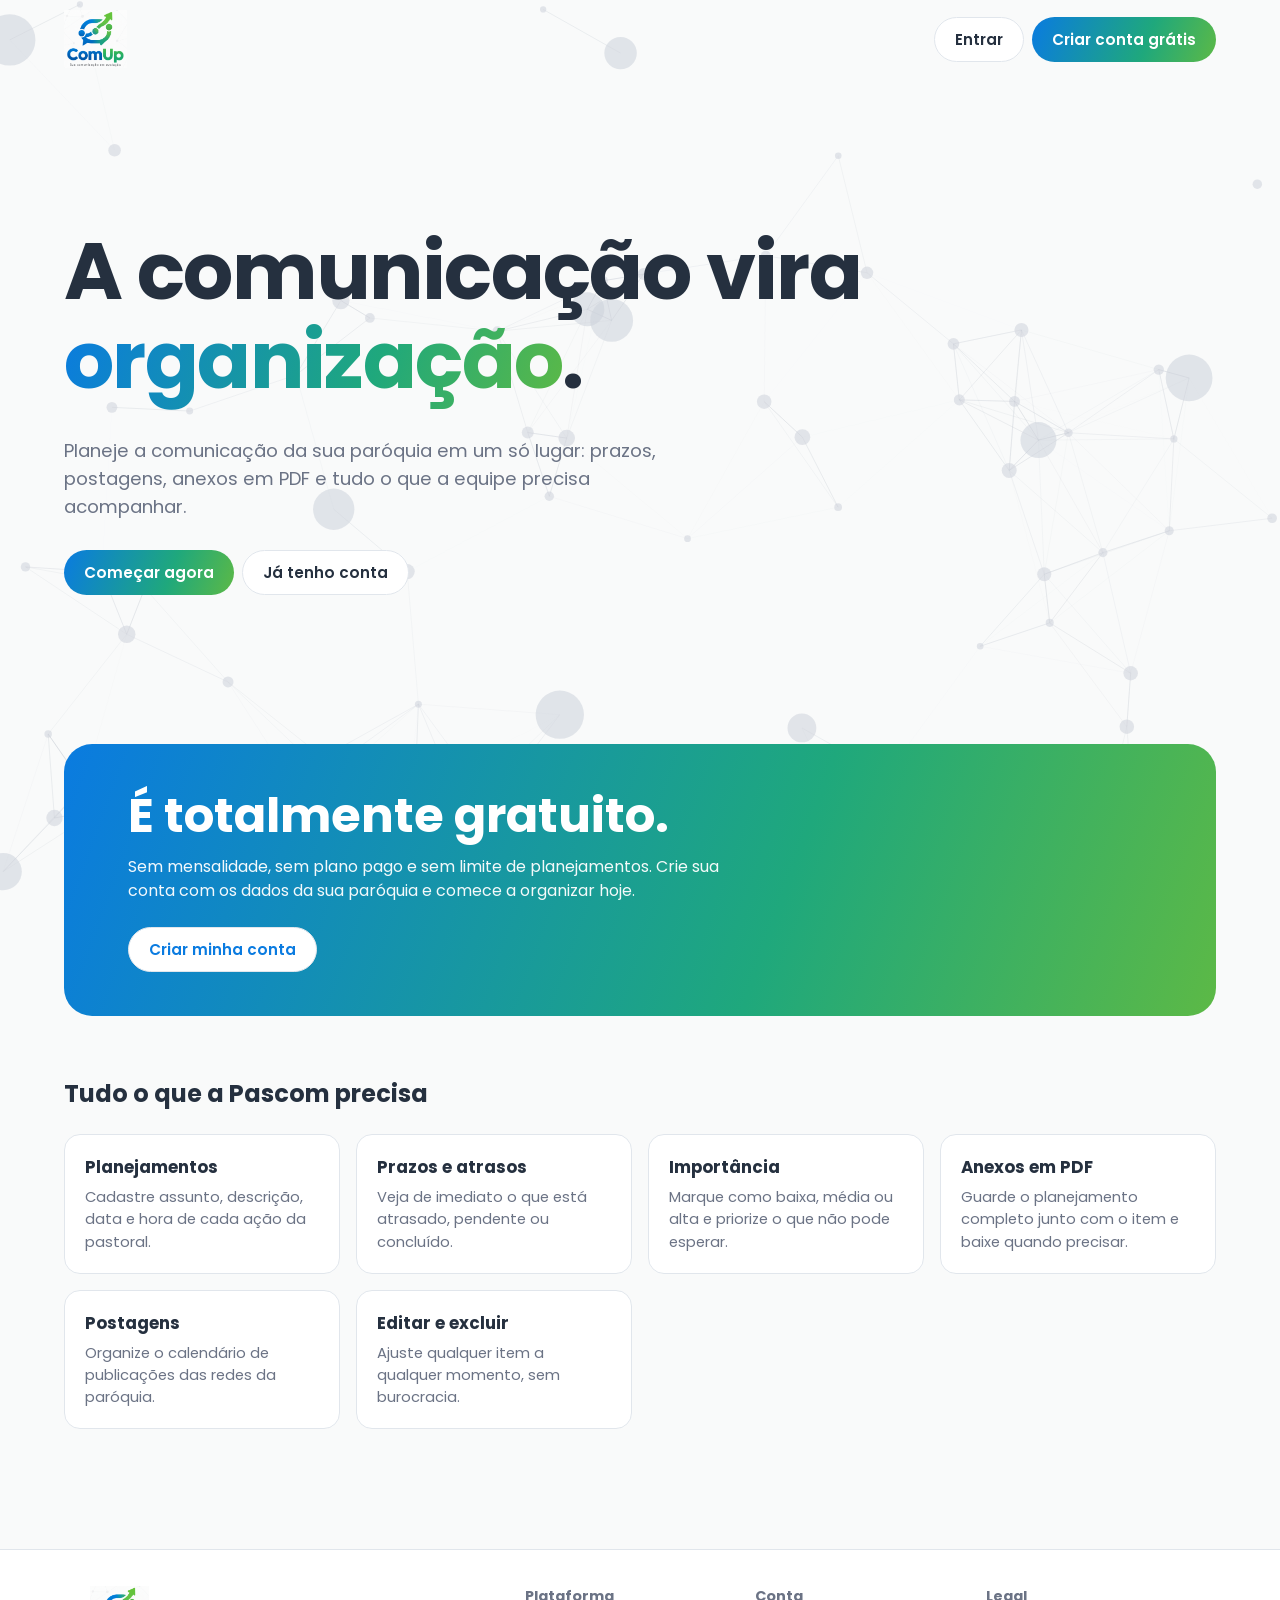
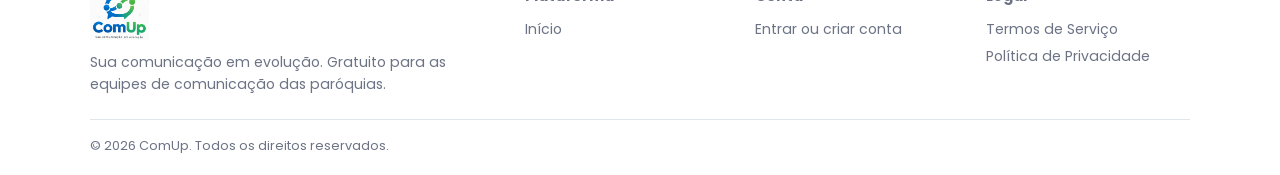
<file: comup-projeto/public/index.html>
<!doctype html>
<html lang="pt-BR"><head><meta charset="utf-8"><meta name="viewport" content="width=device-width,initial-scale=1">
<title>ComUp - Sua comunicação em evolução</title>
<link rel="icon" href="logo.png">
<link href="https://fonts.googleapis.com/css2?family=Poppins:wght@400;500;600;700&display=swap" rel="stylesheet">
<link rel="stylesheet" href="style.css"></head><body>
<canvas id="bg"></canvas>

<div id="land">
<nav><img src="logo.png" alt="ComUp">
<div class="acts"><button class="btn" onclick="auth('login')">Entrar</button><button class="btn pri" onclick="auth('reg')">Criar conta grátis</button></div></nav>
<main>
<section class="hero">
<h1>A comunicação vira<br><span class="w" id="w">organização</span>.</h1>
<p class="sub">Planeje a comunicação da sua paróquia em um só lugar: prazos, postagens, anexos em PDF e tudo o que a equipe precisa acompanhar.</p>
<div class="acts"><button class="btn pri" onclick="auth('reg')">Começar agora</button><button class="btn" onclick="auth('login')">Já tenho conta</button></div>
</section>
<section class="free">
<h2>É totalmente gratuito.</h2>
<p>Sem mensalidade, sem plano pago e sem limite de planejamentos. Crie sua conta com os dados da sua paróquia e comece a organizar hoje.</p>
<button class="btn" onclick="auth('reg')">Criar minha conta</button>
</section>
<section class="sec"><h2>Tudo o que a Pascom precisa</h2>
<div class="grid">
<div class="card"><h3>Planejamentos</h3><p>Cadastre assunto, descrição, data e hora de cada ação da pastoral.</p></div>
<div class="card"><h3>Prazos e atrasos</h3><p>Veja de imediato o que está atrasado, pendente ou concluído.</p></div>
<div class="card"><h3>Importância</h3><p>Marque como baixa, média ou alta e priorize o que não pode esperar.</p></div>
<div class="card"><h3>Anexos em PDF</h3><p>Guarde o planejamento completo junto com o item e baixe quando precisar.</p></div>
<div class="card"><h3>Postagens</h3><p>Organize o calendário de publicações das redes da paróquia.</p></div>
<div class="card"><h3>Editar e excluir</h3><p>Ajuste qualquer item a qualquer momento, sem burocracia.</p></div>
</div></section>
</main>
<footer><img src="logo.png" alt="ComUp" style="height:46px;mix-blend-mode:multiply;display:block;margin-bottom:8px"><a href="termos.html">Termos de Serviço</a><a href="privacidade.html">Política de Privacidade</a></footer>
</div>

<div class="ov" id="ov"><form class="md" id="md"></form></div>

<script src="common.js"></script><script>/* palavras */
const W=['organização','conexão','inovação','experiência','estratégia','resultado','evolução','possibilidades','simplicidade','transformação'];let wi=0;
setInterval(()=>{const w=$('w');w.classList.add('out');setTimeout(()=>{wi=(wi+1)%W.length;w.textContent=W[wi];w.classList.remove('out')},450)},2600);

function auth(t){const tabs=`<img src="logo.png" alt="ComUp" class="ml"><div class="tabs"><button type="button" class="btn ${t==='reg'?'on':''}" onclick="auth('reg')">Criar conta</button><button type="button" class="btn ${t==='login'?'on':''}" onclick="auth('login')">Entrar</button></div>`;
if(t==='reg')modal('Crie sua conta gratuita',[...CAD,['email','E-mail','email'],['senha','Senha','password'],['conf','Confirmar senha','password']],{},async o=>{
if(o.senha!==o.conf)throw Error('As senhas não coincidem');if(!$('ac').checked)throw Error('Para continuar, aceite os termos de serviço e a política de privacidade');enter(await api('auth/register','POST',o))},
{head:tabs,btn:'Criar conta',extra:`<label class="ck"><input type="checkbox" id="ac">Li e aceito os <a href="termos.html" target="_blank">Termos de Serviço</a> e a <a href="privacidade.html" target="_blank">Política de Privacidade</a> do ComUp.</label>`});
else modal('Entre na sua conta',[['email','E-mail','email'],['senha','Senha','password']],{},async o=>enter(await api('auth/login','POST',o)),{head:tabs,btn:'Entrar'})}
function enter(r){localStorage.tk=r.token;location.href='painel.html'}
if(tk)document.querySelector('#land nav .acts').innerHTML='<a class="btn pri" href="painel.html">Ir para o painel</a>';
</script></body></html>
</file>
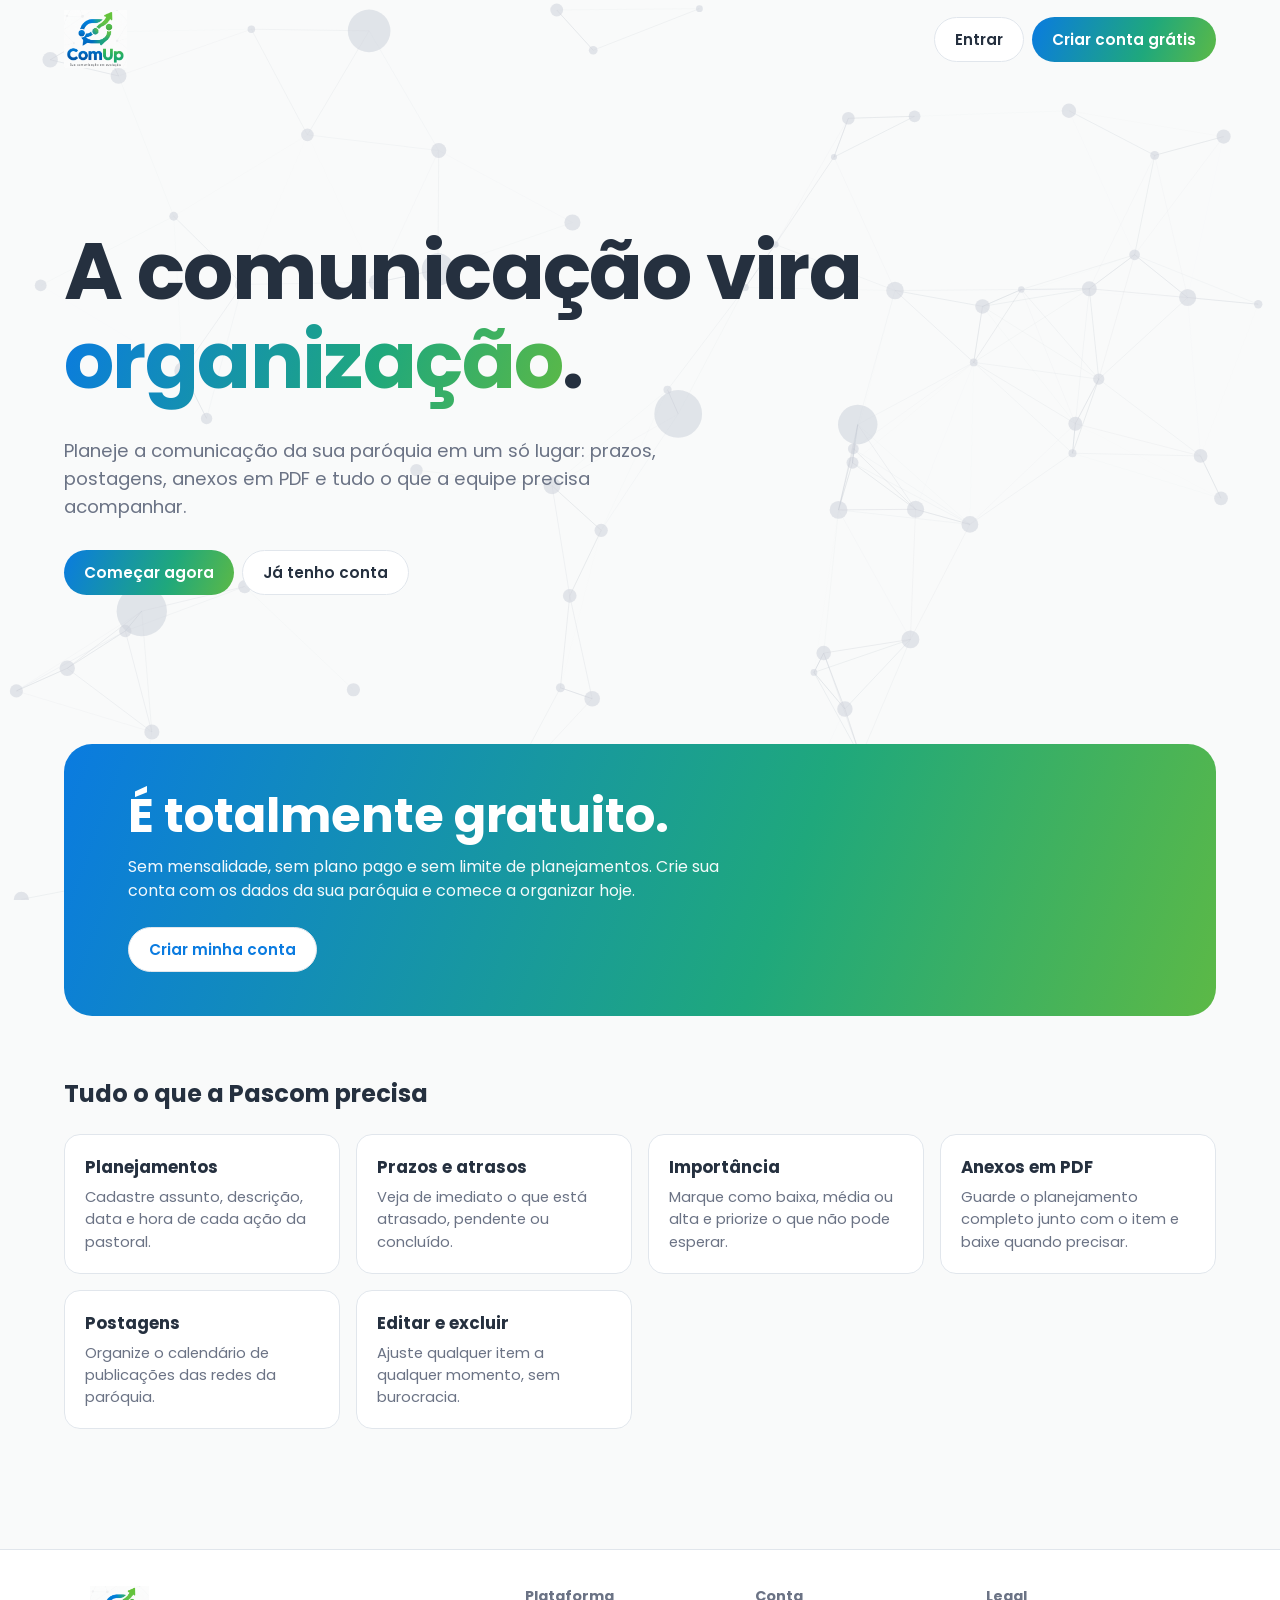
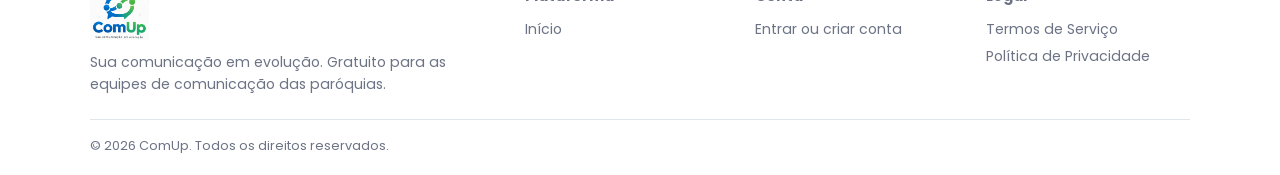
<file: comup-projeto/public/calendario.html>
<!doctype html><html lang="pt-BR"><head><meta charset="utf-8"><meta name="viewport" content="width=device-width,initial-scale=1"><title>Calendário - ComUp</title><link rel="icon" href="logo.png"><link rel="apple-touch-icon" href="logo.png"><link href="https://fonts.googleapis.com/css2?family=Poppins:wght@400;500;600;700&display=swap" rel="stylesheet"><link rel="stylesheet" href="style.css"></head><body><main class="wrap"><h2 class="hi">Calendário</h2><p class="mut">Clique em um dia para criar um item nessa data, ou em um item para editar.</p>
<div class="cn"><button class="btn" onclick="mv(-1)">Mês anterior</button><h3 id="mes"></h3><button class="btn" onclick="mv(1)">Próximo mês</button><button class="btn" onclick="cur=new Date(new Date().getFullYear(),new Date().getMonth(),1);draw()">Hoje</button></div><div class="cg" id="cal"></div></main><script src="common.js"></script><script>
var cur=new Date(new Date().getFullYear(),new Date().getMonth(),1);
(async()=>{if(await shell('calendario'))load()})();
async function load(){P=await api('plans');draw()}
const mv=n=>{cur=new Date(cur.getFullYear(),cur.getMonth()+n,1);draw()};
function draw(){const y=cur.getFullYear(),m=cur.getMonth(),fi=cur.getDay(),n=new Date(y,m+1,0).getDate(),hoje=new Date().toDateString(),z=v=>String(v).padStart(2,'0');
$('mes').textContent=cur.toLocaleDateString('pt-BR',{month:'long',year:'numeric'});
let h=['Dom','Seg','Ter','Qua','Qui','Sex','Sáb'].map(d=>`<div class="dw">${d}</div>`).join('')+'<div class="dc off"></div>'.repeat(fi);
for(let d=1;d<=n;d++){const t=new Date(y,m,d).toDateString(),L=P.filter(p=>p.data_hora&&new Date(p.data_hora).toDateString()===t);
h+=`<div class="dc ${t===hoje?'hj':''}" onclick="form(null,'${y}-${z(m+1)}-${z(d)}T09:00')"><b>${d}</b>${L.slice(0,3).map(p=>`<span class="ch ${p.importancia} ${p.status==='concluido'?'ok':late(p)?'at':''}" onclick="event.stopPropagation();edit(${p.id})">${esc(p.titulo)}</span>`).join('')}${L.length>3?`<small>+${L.length-3} itens</small>`:''}</div>`}
$('cal').innerHTML=h}</script></body></html>
</file>
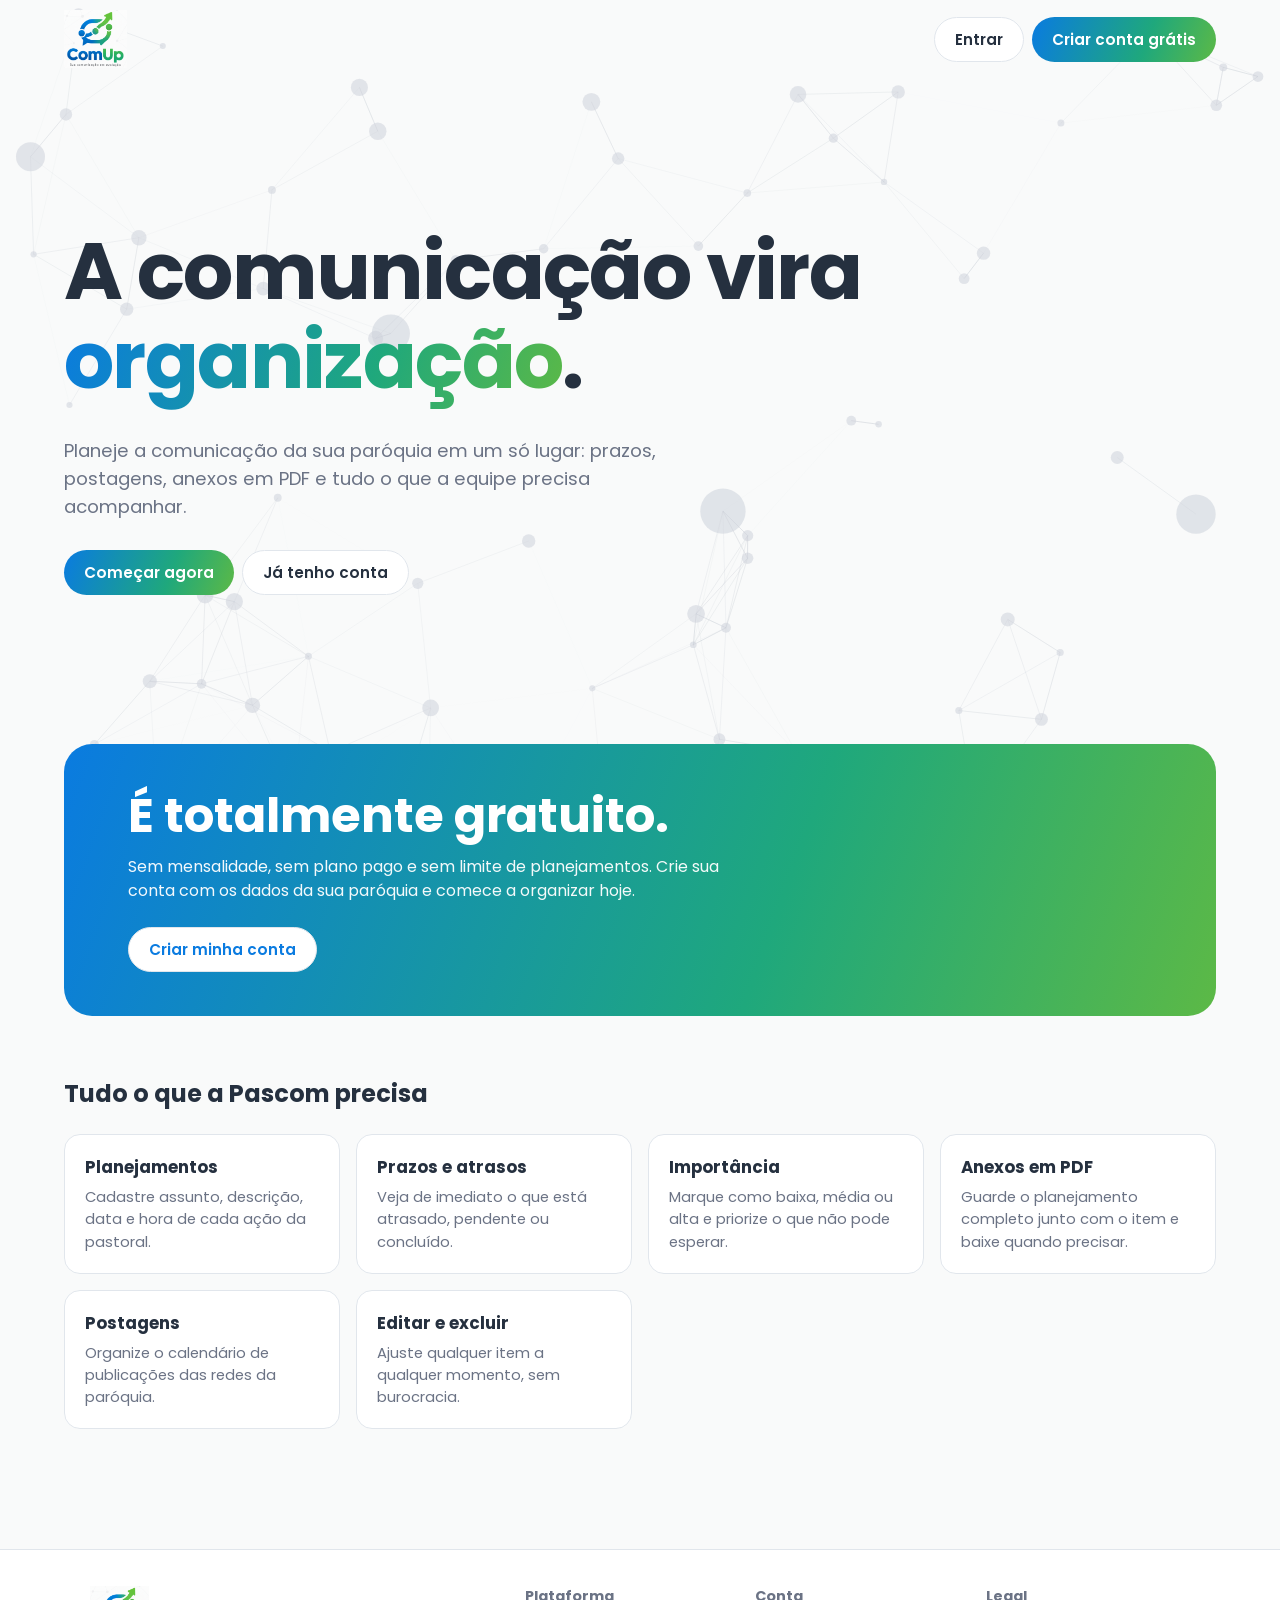
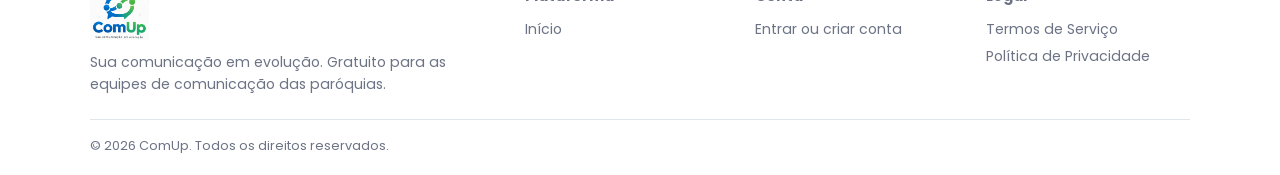
<file: comup-projeto/public/conta.html>
<!doctype html><html lang="pt-BR"><head><meta charset="utf-8"><meta name="viewport" content="width=device-width,initial-scale=1"><title>Minha conta - ComUp</title><link rel="icon" href="logo.png"><link rel="apple-touch-icon" href="logo.png"><link href="https://fonts.googleapis.com/css2?family=Poppins:wght@400;500;600;700&display=swap" rel="stylesheet"><link rel="stylesheet" href="style.css"></head><body><main class="wrap"><h2 class="hi">Minha conta</h2><p class="mut">Gerencie seus dados, sua paróquia e sua senha.</p><div class="two" id="ct"></div></main><script src="common.js"></script><script>
const kv=(l,v)=>`<div class="kv"><span>${l}</span>${esc(v)}</div>`;
const edita=(t,ks)=>modal(t,CAD.filter(f=>ks.includes(f[0])),me,async o=>{me=(await api('me','PUT',{...me,...o})).user;closeM();render()});
function render(){$('ct').innerHTML=`<div class="card"><h3>Paróquia</h3>${kv('Paróquia',me.paroquia)}${kv('Diocese',me.diocese)}${kv('Cargo',me.cargo)}<button class="btn pri" onclick="edita('Mudar de paróquia',['paroquia','diocese','cargo'])">Mudar de paróquia</button></div>
<div class="card"><h3>Dados pessoais</h3>${kv('Nome completo',me.nome)}${kv('Telefone',me.telefone)}${kv('E-mail',me.email)}<button class="btn" onclick="edita('Editar dados pessoais',['nome','telefone'])">Editar dados</button></div>
<div class="card"><h3>Segurança</h3><p>Troque sua senha ou encerre a sessão neste aparelho.</p><div class="acts" style="margin-top:14px"><button class="btn" onclick="senha()">Alterar senha</button><button class="btn" onclick="sair()">Sair da conta</button></div></div>
<div class="card"><h3>Seus dados</h3><p>Baixe todos os seus planejamentos e postagens em uma planilha (CSV).</p><div class="acts" style="margin-top:14px"><button class="btn" onclick="exp()">Exportar meus itens</button></div></div>
<div class="card"><h3>Excluir conta</h3><p>Apaga sua conta e todos os seus dados, de forma definitiva.</p><div class="acts" style="margin-top:14px"><button class="btn" onclick="exc()">Excluir minha conta</button></div></div>`}
async function exp(){P=await api('plans');csv(P,'comup-meus-itens')}
const exc=()=>modal('Excluir conta',[['senha','Digite sua senha para confirmar','password']],{},async o=>{await api('me/excluir','POST',o);localStorage.removeItem('tk');location.href='index.html'},{btn:'Excluir definitivamente',extra:'<p class="mut" style="margin-top:10px">Seus planejamentos, postagens e PDFs serão apagados e não poderão ser recuperados.</p>'});
(async()=>{if(await shell('conta'))render()})();</script></body></html>
</file>
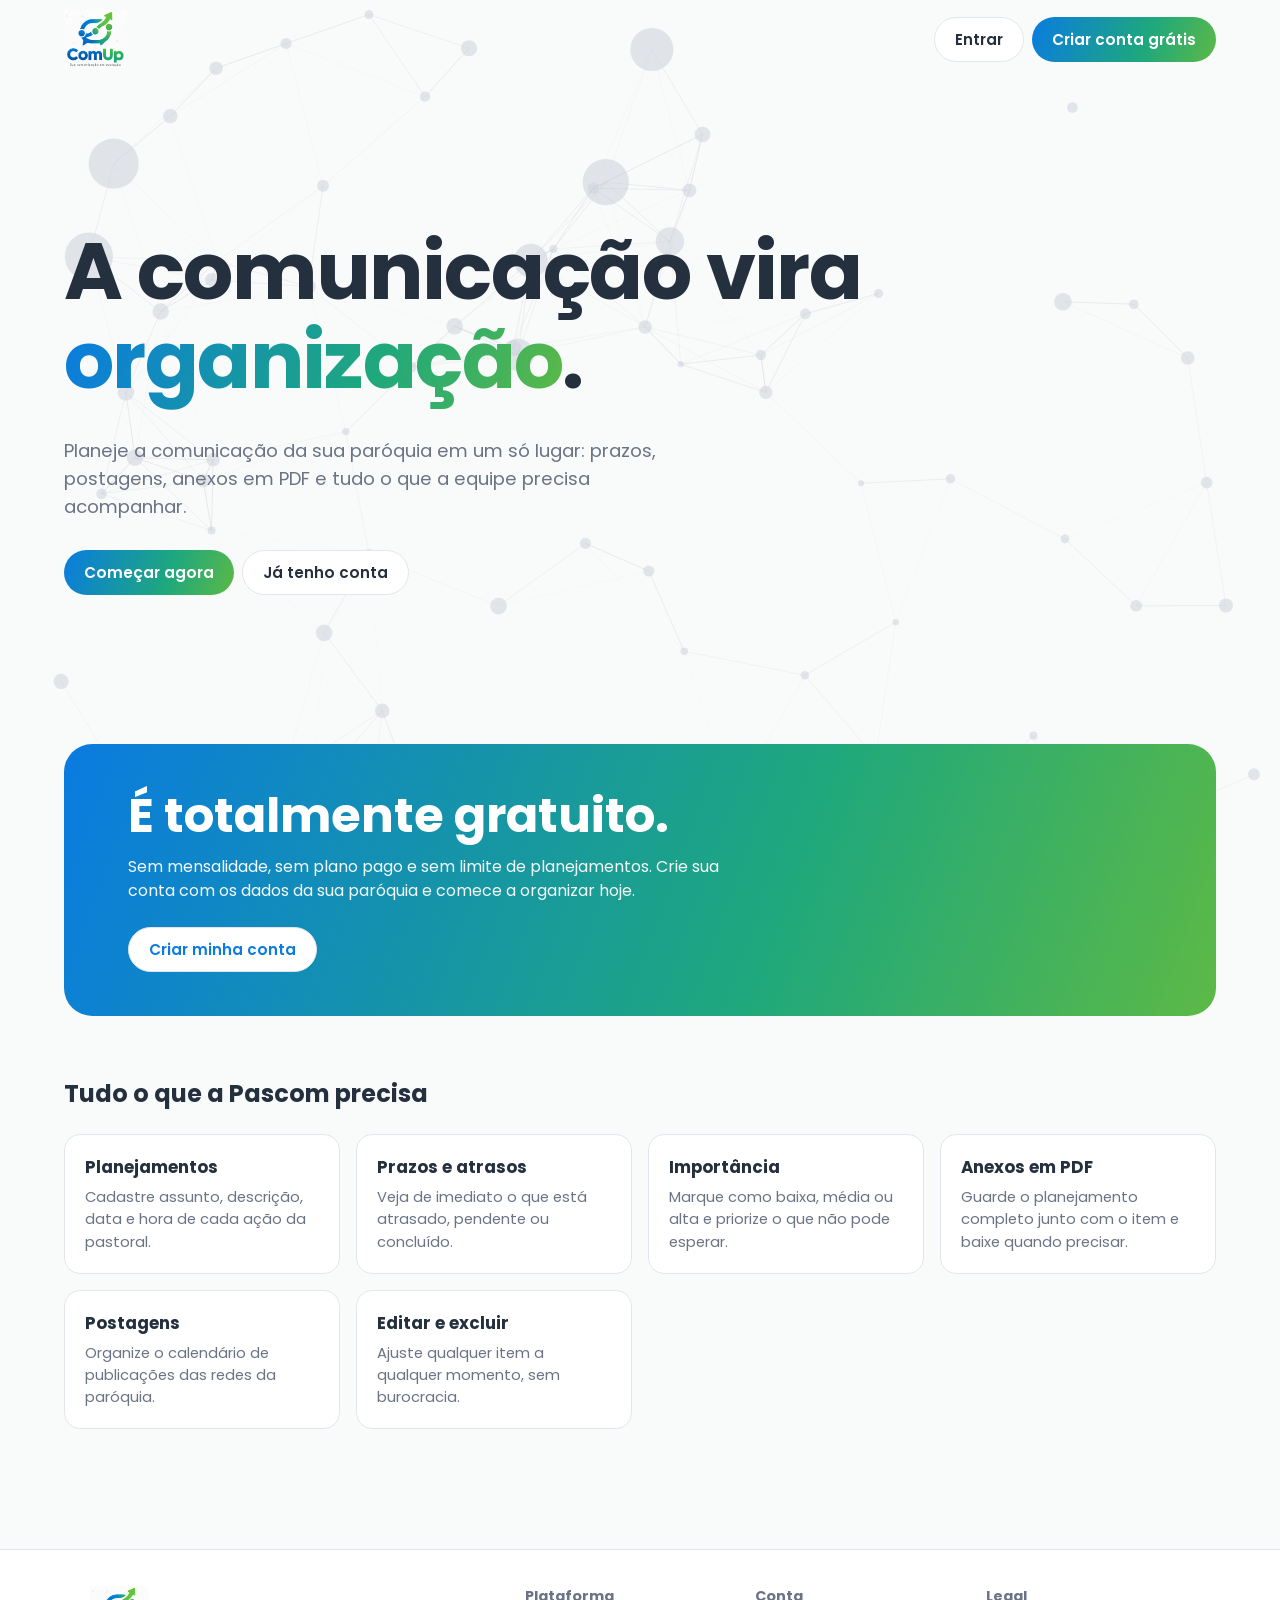
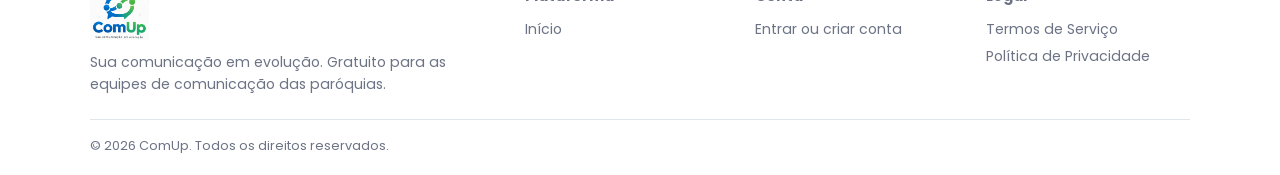
<file: comup-projeto/public/itens.html>
<!doctype html><html lang="pt-BR"><head><meta charset="utf-8"><meta name="viewport" content="width=device-width,initial-scale=1"><title>Itens - ComUp</title><link rel="icon" href="logo.png"><link rel="apple-touch-icon" href="logo.png"><link href="https://fonts.googleapis.com/css2?family=Poppins:wght@400;500;600;700&display=swap" rel="stylesheet"><link rel="stylesheet" href="style.css"></head><body><main class="wrap"><h2 class="hi" id="tt"></h2><p class="mut" id="sb"></p><div class="stats" id="st"></div>
<div class="bar"><input id="q" placeholder="Buscar por título ou assunto" oninput="draw()"><select id="fs" onchange="draw()"><option value="">Todos os status</option><option value="pendente">Pendente</option><option value="andamento">Em andamento</option><option value="concluido">Concluído</option><option value="atrasado">Atrasado</option></select><select id="fi" onchange="draw()"><option value="">Toda importância</option><option value="alta">Alta</option><option value="media">Média</option><option value="baixa">Baixa</option></select><select id="so" onchange="draw()"><option value="data">Ordenar por data</option><option value="imp">Ordenar por importância</option><option value="tit">Ordenar por título</option></select><button class="btn" onclick="csv(P.filter(p=>p.tipo===TIPO),TIPO)">Exportar CSV</button><button class="btn" onclick="limpa()">Excluir concluídos</button><button class="btn pri" onclick="novo()">Novo item</button></div><div id="ls"></div></main><script src="common.js"></script><script>
var TIPO=new URLSearchParams(location.search).get('tipo')==='postagem'?'postagem':'planejamento';
(async()=>{if(!await shell(TIPO==='postagem'?'postagens':'planejamentos'))return;const po=TIPO==='postagem';$('tt').textContent=po?'Postagens':'Planejamentos';document.title=$('tt').textContent+' - ComUp';$('sb').textContent=po?'Organize o calendário de publicações das redes da paróquia.':'Planeje cada ação da pastoral com prazo, importância e PDF.';load()})();
const O=['alta','media','baixa'],srt=(a,b)=>{const o=$('so').value;return o==='imp'?O.indexOf(a.importancia)-O.indexOf(b.importancia):o==='tit'?a.titulo.localeCompare(b.titulo):0};
async function limpa(){const c=P.filter(p=>p.tipo===TIPO&&p.status==='concluido');if(!c.length)return alert('Não há itens concluídos.');if(confirm(`Excluir ${c.length} item(ns) concluído(s)? Essa ação não pode ser desfeita.`)){for(const p of c)await api('plans/'+p.id,'DELETE');load()}}
async function load(){P=await api('plans');draw()}
function draw(){const q=$('q').value.toLowerCase(),fs=$('fs').value,fi=$('fi').value,T=P.filter(p=>p.tipo===TIPO);stats(T);
$('ls').innerHTML=T.filter(p=>(!fs||(fs==='atrasado'?late(p):p.status===fs))&&(!fi||p.importancia===fi)&&((p.titulo||'')+(p.assunto||'')).toLowerCase().includes(q)).sort(srt).map(card).join('')||'<p class="mut">Nada por aqui ainda. Use "Novo item" para começar.</p>'}</script></body></html>
</file>
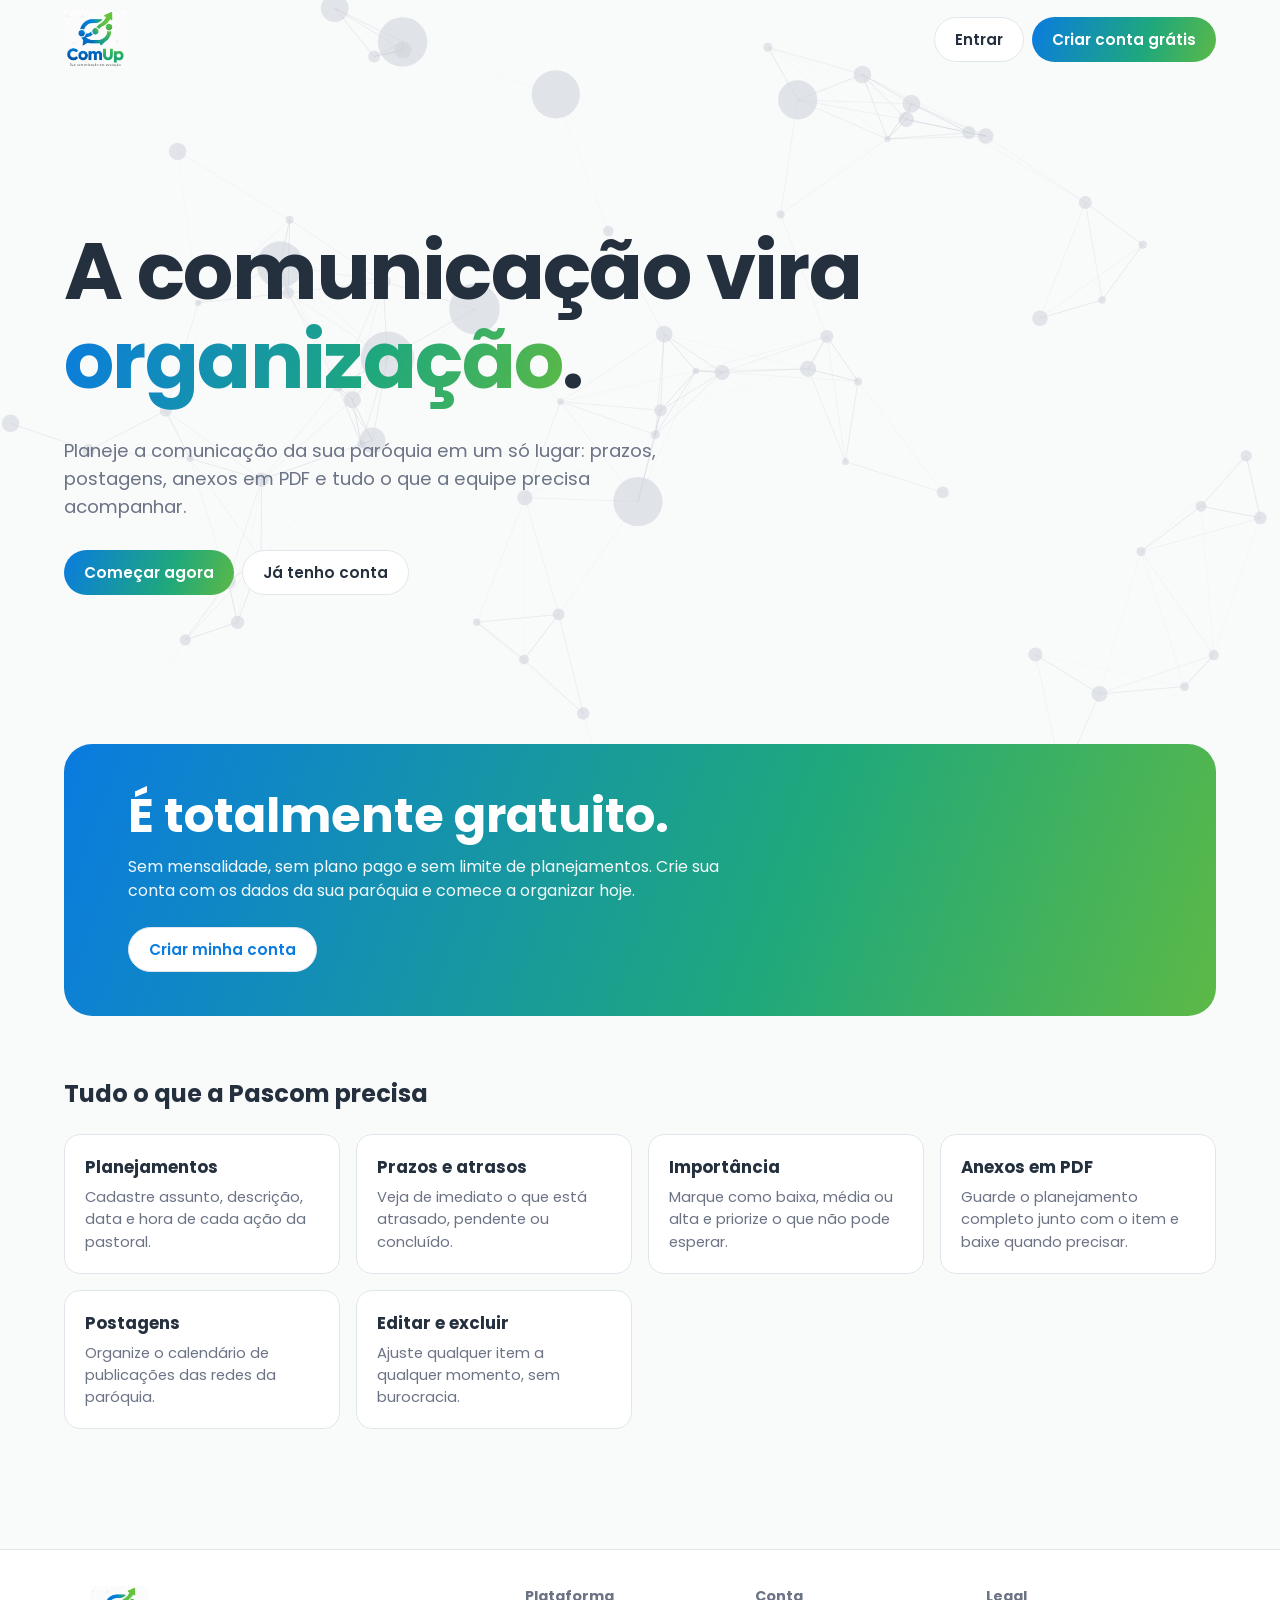
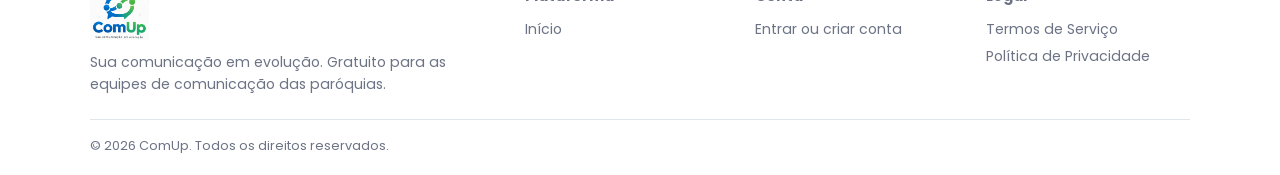
<file: comup-projeto/public/painel.html>
<!doctype html><html lang="pt-BR"><head><meta charset="utf-8"><meta name="viewport" content="width=device-width,initial-scale=1"><title>Painel - ComUp</title><link rel="icon" href="logo.png"><link rel="apple-touch-icon" href="logo.png"><link href="https://fonts.googleapis.com/css2?family=Poppins:wght@400;500;600;700&display=swap" rel="stylesheet"><link rel="stylesheet" href="style.css"></head><body><main class="wrap"><h2 class="hi" id="hi"></h2><p class="mut" id="sb"></p><div id="al"></div><div class="stats" id="st"></div>
<div class="acts"><button class="btn pri" onclick="novo()">Novo item</button><a class="btn" href="itens.html?tipo=planejamento">Planejamentos</a><a class="btn" href="itens.html?tipo=postagem">Postagens</a><a class="btn" href="calendario.html">Calendário</a></div>
<div class="two"><div class="card" id="pg"></div><div class="card" id="im"></div></div>
<h2 class="s">Atrasados</h2><div id="at"></div><h2 class="s">Hoje</h2><div id="hj"></div><h2 class="s">Próximos 7 dias</h2><div id="sm"></div><h2 class="s">Mais adiante</h2><div id="pr"></div></main><script src="common.js"></script><script>
(async()=>{const u=await shell('painel');if(!u)return;$('hi').textContent=`${saud()}, ${u.nome.split(' ')[0]}!`;$('sb').textContent=`${u.cargo} - ${u.paroquia} (${u.diocese})`;load()})();
async function load(){P=await api('plans');stats(P);
const ab=P.filter(p=>p.status!=='concluido'),pc=P.length?Math.round(100*(P.length-ab.length)/P.length):0,at=P.filter(late);
$('al').innerHTML=at.length?`<div class="card alerta"><b>${at.length} ${at.length>1?'itens atrasados':'item atrasado'}.</b> Revise os prazos ou conclua o que já foi feito.</div>`:'';
$('pg').innerHTML=`<h3>Progresso geral</h3><div class="pb"><i style="width:${pc}%"></i></div><p class="mut">${pc}% concluído (${P.length-ab.length} de ${P.length})</p>`;
$('im').innerHTML='<h3>Em aberto por importância</h3>'+[['alta','Alta'],['media','Média'],['baixa','Baixa']].map(([k,l])=>{const n=ab.filter(p=>p.importancia===k).length;return `<div class="ib"><span>${l}</span><div class="pb ${k}"><i style="width:${ab.length?100*n/ab.length:0}%"></i></div><b>${n}</b></div>`}).join('');
const f=p=>p.status!=='concluido'&&p.data_hora&&!late(p),d0=new Date();d0.setHours(23,59,59,999);const w=new Date(Date.now()+7*864e5),dt=p=>new Date(p.data_hora);
$('at').innerHTML=at.map(card).join('')||'<p class="mut">Nenhum item atrasado. Tudo em dia.</p>';
$('hj').innerHTML=P.filter(p=>f(p)&&dt(p)<=d0).map(card).join('')||'<p class="mut">Nada para hoje.</p>';
$('sm').innerHTML=P.filter(p=>f(p)&&dt(p)>d0&&dt(p)<=w).map(card).join('')||'<p class="mut">Nada nos próximos 7 dias.</p>';
$('pr').innerHTML=P.filter(p=>f(p)&&dt(p)>w).slice(0,5).map(card).join('')||'<p class="mut">Nenhum prazo mais distante.</p>'}</script></body></html>
</file>
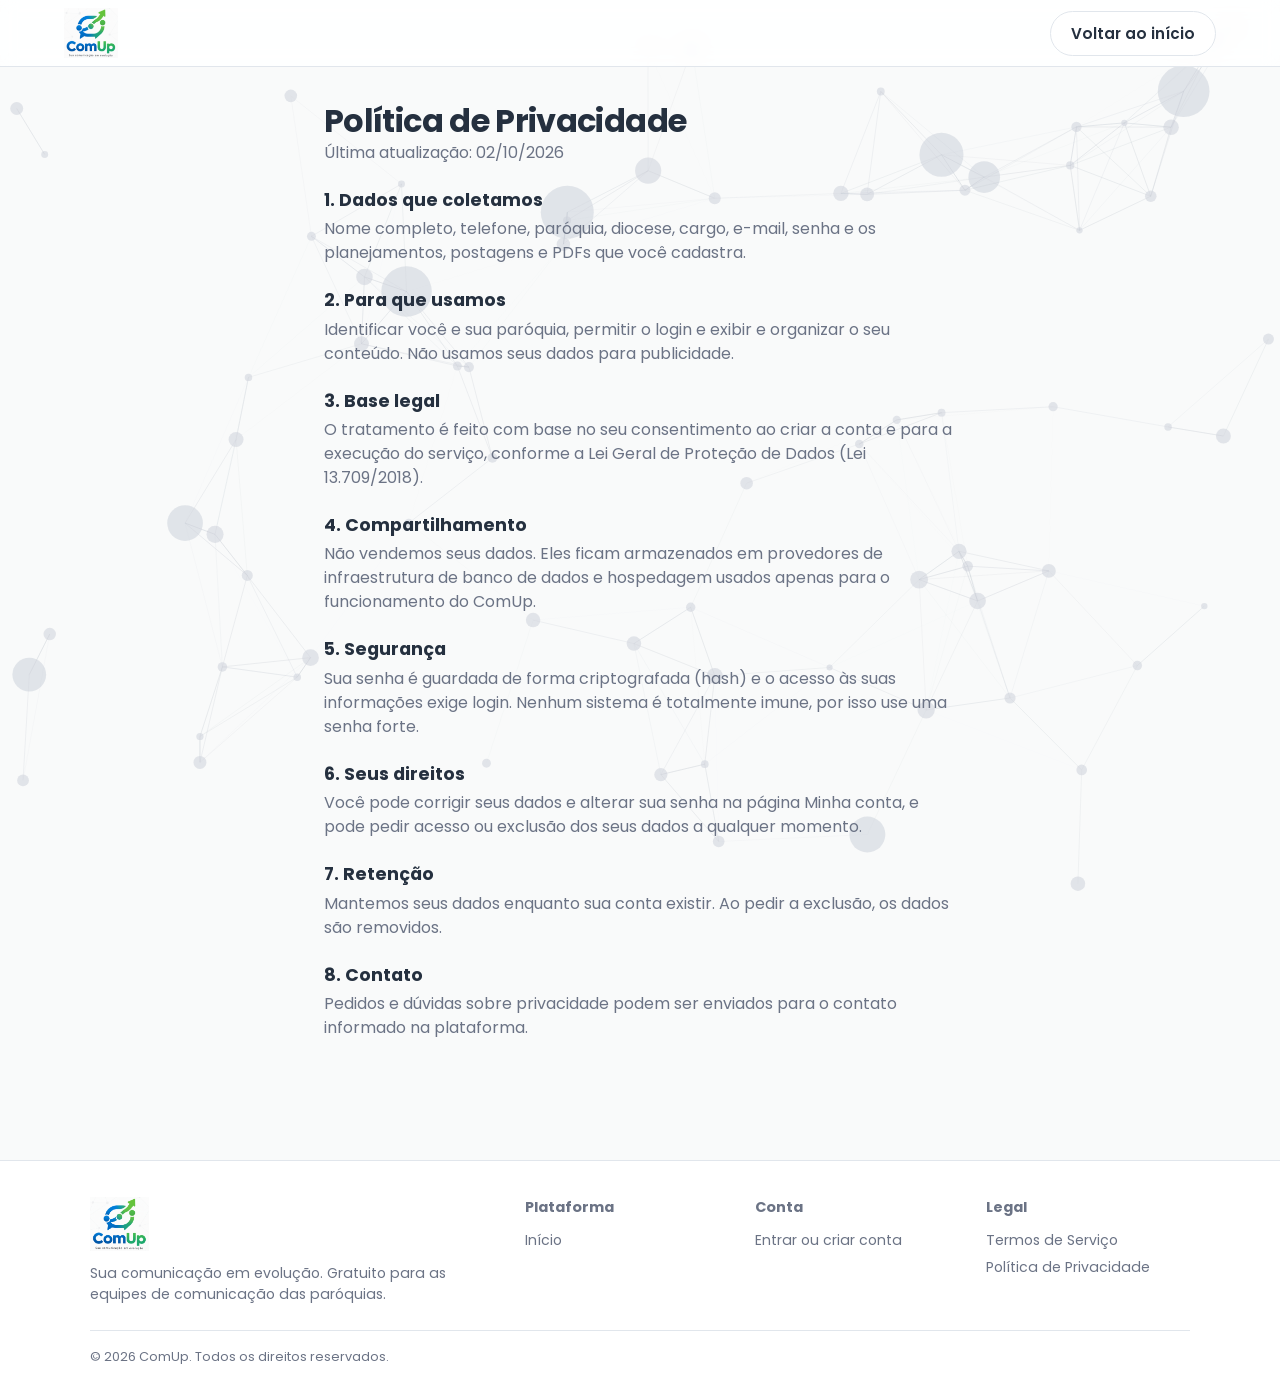
<file: comup-projeto/public/privacidade.html>
<!doctype html><html lang="pt-BR"><head><meta charset="utf-8"><meta name="viewport" content="width=device-width,initial-scale=1"><title>Política de Privacidade - ComUp</title><link rel="icon" href="logo.png"><link rel="apple-touch-icon" href="logo.png"><link href="https://fonts.googleapis.com/css2?family=Poppins:wght@400;500;600;700&display=swap" rel="stylesheet"><link rel="stylesheet" href="style.css"></head><body><header class="hdr"><a href="index.html"><img src="logo.png" alt="ComUp"></a><a class="btn" href="index.html">Voltar ao início</a></header><main class="wrap legal"><h1>Política de Privacidade</h1><p>Última atualização: 02/10/2026</p><h2>1. Dados que coletamos</h2><p>Nome completo, telefone, paróquia, diocese, cargo, e-mail, senha e os planejamentos, postagens e PDFs que você cadastra.</p><h2>2. Para que usamos</h2><p>Identificar você e sua paróquia, permitir o login e exibir e organizar o seu conteúdo. Não usamos seus dados para publicidade.</p><h2>3. Base legal</h2><p>O tratamento é feito com base no seu consentimento ao criar a conta e para a execução do serviço, conforme a Lei Geral de Proteção de Dados (Lei 13.709/2018).</p><h2>4. Compartilhamento</h2><p>Não vendemos seus dados. Eles ficam armazenados em provedores de infraestrutura de banco de dados e hospedagem usados apenas para o funcionamento do ComUp.</p><h2>5. Segurança</h2><p>Sua senha é guardada de forma criptografada (hash) e o acesso às suas informações exige login. Nenhum sistema é totalmente imune, por isso use uma senha forte.</p><h2>6. Seus direitos</h2><p>Você pode corrigir seus dados e alterar sua senha na página Minha conta, e pode pedir acesso ou exclusão dos seus dados a qualquer momento.</p><h2>7. Retenção</h2><p>Mantemos seus dados enquanto sua conta existir. Ao pedir a exclusão, os dados são removidos.</p><h2>8. Contato</h2><p>Pedidos e dúvidas sobre privacidade podem ser enviados para o contato informado na plataforma.</p></main><footer><a href="termos.html">Termos de Serviço</a><a href="privacidade.html">Política de Privacidade</a></footer><script src="common.js"></script></body></html>
</file>
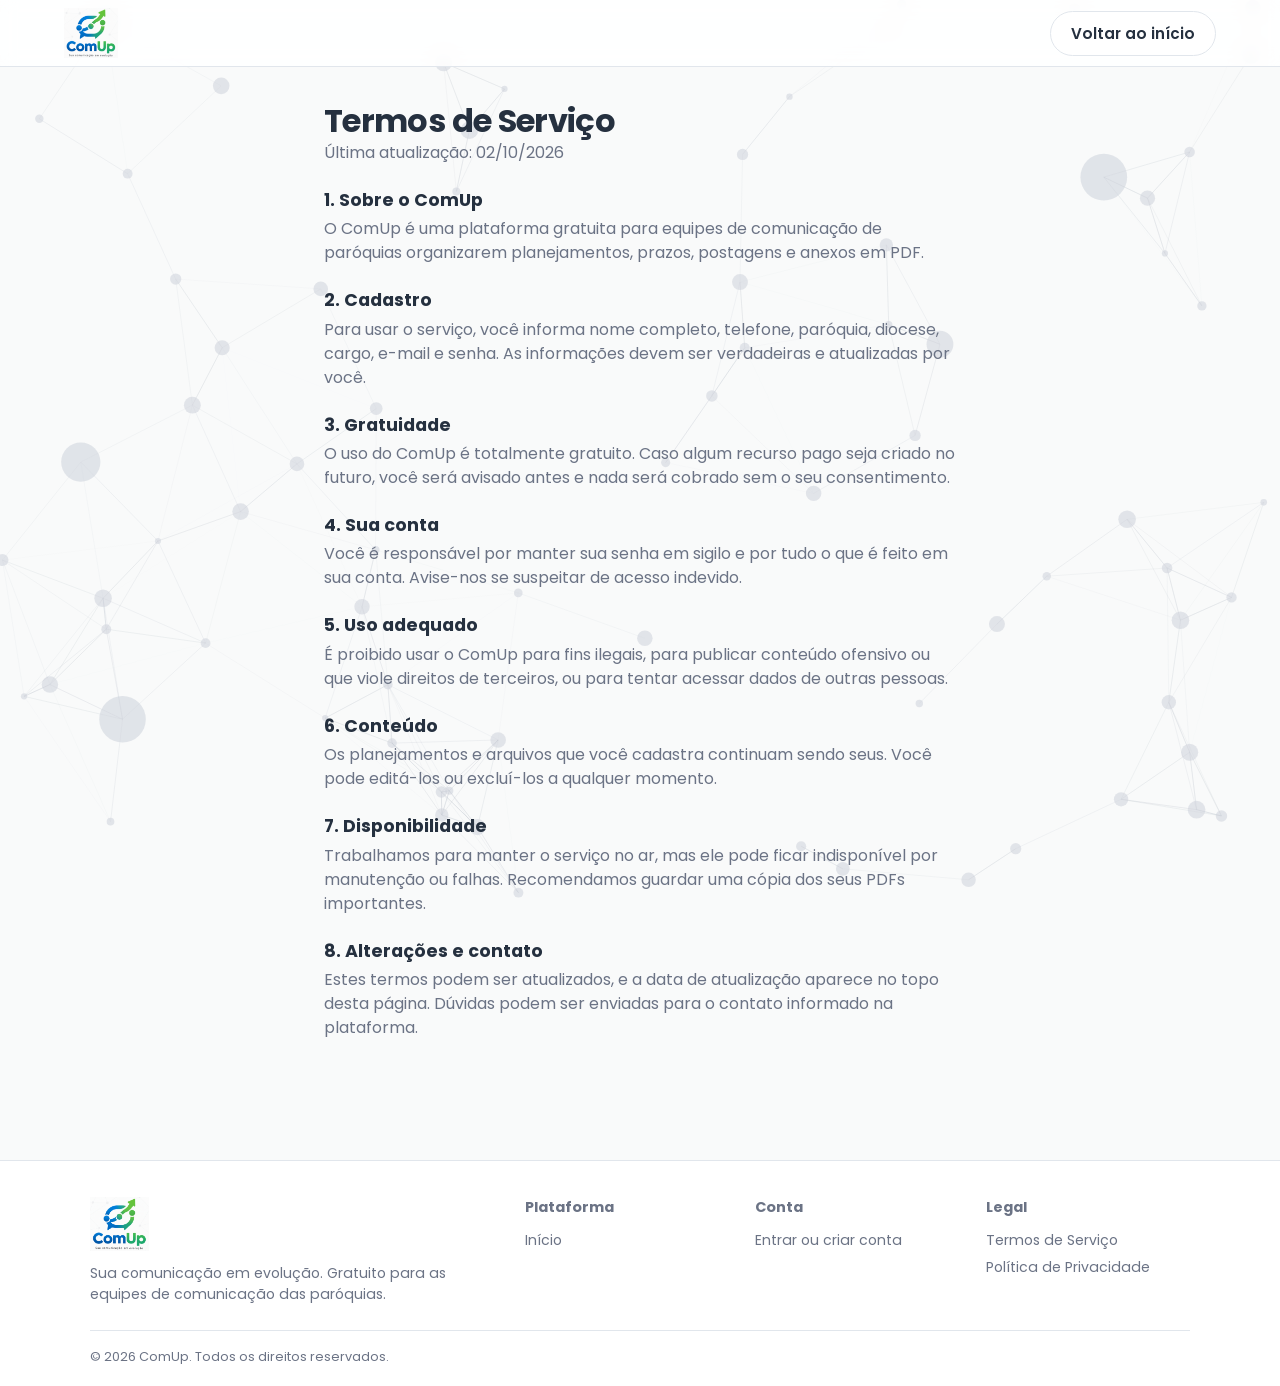
<file: comup-projeto/public/termos.html>
<!doctype html><html lang="pt-BR"><head><meta charset="utf-8"><meta name="viewport" content="width=device-width,initial-scale=1"><title>Termos de Serviço - ComUp</title><link rel="icon" href="logo.png"><link rel="apple-touch-icon" href="logo.png"><link href="https://fonts.googleapis.com/css2?family=Poppins:wght@400;500;600;700&display=swap" rel="stylesheet"><link rel="stylesheet" href="style.css"></head><body><header class="hdr"><a href="index.html"><img src="logo.png" alt="ComUp"></a><a class="btn" href="index.html">Voltar ao início</a></header><main class="wrap legal"><h1>Termos de Serviço</h1><p>Última atualização: 02/10/2026</p><h2>1. Sobre o ComUp</h2><p>O ComUp é uma plataforma gratuita para equipes de comunicação de paróquias organizarem planejamentos, prazos, postagens e anexos em PDF.</p><h2>2. Cadastro</h2><p>Para usar o serviço, você informa nome completo, telefone, paróquia, diocese, cargo, e-mail e senha. As informações devem ser verdadeiras e atualizadas por você.</p><h2>3. Gratuidade</h2><p>O uso do ComUp é totalmente gratuito. Caso algum recurso pago seja criado no futuro, você será avisado antes e nada será cobrado sem o seu consentimento.</p><h2>4. Sua conta</h2><p>Você é responsável por manter sua senha em sigilo e por tudo o que é feito em sua conta. Avise-nos se suspeitar de acesso indevido.</p><h2>5. Uso adequado</h2><p>É proibido usar o ComUp para fins ilegais, para publicar conteúdo ofensivo ou que viole direitos de terceiros, ou para tentar acessar dados de outras pessoas.</p><h2>6. Conteúdo</h2><p>Os planejamentos e arquivos que você cadastra continuam sendo seus. Você pode editá-los ou excluí-los a qualquer momento.</p><h2>7. Disponibilidade</h2><p>Trabalhamos para manter o serviço no ar, mas ele pode ficar indisponível por manutenção ou falhas. Recomendamos guardar uma cópia dos seus PDFs importantes.</p><h2>8. Alterações e contato</h2><p>Estes termos podem ser atualizados, e a data de atualização aparece no topo desta página. Dúvidas podem ser enviadas para o contato informado na plataforma.</p></main><footer><a href="termos.html">Termos de Serviço</a><a href="privacidade.html">Política de Privacidade</a></footer><script src="common.js"></script></body></html>
</file>
<file: comup-projeto/public/style.css>
:root{--b:#0a7be0;--g:#5cb946;--ink:#25303f;--mut:#6b7385;--bg:#f9fafa;--ln:#e1e6ec;--grad:linear-gradient(110deg,#0a7be0,#1fa87c 62%,#5cb946)}
*{box-sizing:border-box;margin:0}
body{font-family:Poppins,system-ui,sans-serif;background:var(--bg);color:var(--ink);min-height:100vh;line-height:1.5}
#bg{position:fixed;inset:0;z-index:0}
nav,main,footer{position:relative;z-index:1}
nav{display:flex;align-items:center;justify-content:space-between;padding:10px 5vw;flex-wrap:wrap;gap:10px}
nav img{height:58px;mix-blend-mode:multiply}
.btn{font:600 .95rem Poppins,sans-serif;border:1.5px solid var(--ln);background:#fff;color:var(--ink);padding:10px 20px;border-radius:999px;cursor:pointer;transition:.2s}
.btn:hover{border-color:var(--b);color:var(--b)}
.pri{background:var(--grad);color:#fff;border:0}.pri:hover{color:#fff;filter:brightness(1.08);transform:translateY(-1px)}
.btn:focus-visible,input:focus-visible,select:focus-visible,textarea:focus-visible{outline:3px solid #0a7be055;outline-offset:2px}
.hero{min-height:74vh;display:flex;flex-direction:column;justify-content:center;padding:0 5vw}
h1{font-size:clamp(2.2rem,6.4vw,5rem);line-height:1.12;font-weight:700;letter-spacing:-.02em}
.w{display:inline-block;background:var(--grad);-webkit-background-clip:text;background-clip:text;color:transparent;transition:opacity .45s,transform .45s,filter .45s;padding-bottom:.12em}
.w.out{opacity:0;transform:translateY(.3em);filter:blur(8px)}
.sub{font-size:1.15rem;color:var(--mut);max-width:34em;margin:22px 0 30px}
.sec{padding:60px 5vw}
.free{background:var(--grad);color:#fff;border-radius:28px;padding:44px 5vw;margin:0 5vw}
.free h2{font-size:clamp(1.8rem,4vw,3rem);line-height:1.15}.free p{max-width:40em;margin:12px 0 24px;opacity:.95}
.free .btn{color:var(--b)}
.grid{display:grid;grid-template-columns:repeat(auto-fit,minmax(230px,1fr));gap:16px;margin-top:22px}
.card{background:#ffffffe6;border:1px solid var(--ln);border-radius:16px;padding:20px;backdrop-filter:blur(6px)}
.card h3{font-size:1.05rem;margin-bottom:6px}.card p,.mut{color:var(--mut);font-size:.92rem}
footer{padding:30px 5vw;color:var(--mut);font-size:.85rem}
.ov{position:fixed;inset:0;z-index:5;background:#25303f66;display:none;align-items:flex-start;justify-content:center;overflow:auto;padding:5vh 16px}
.ov.on{display:flex}
.md{width:min(520px,100%);background:#fff;padding:26px;border-radius:20px;animation:up .25s}
@keyframes up{from{opacity:0;transform:translateY(14px)}}
.md h3{font-size:1.35rem;margin-bottom:12px}
label{display:block;font-size:.84rem;font-weight:500;margin:10px 0 0}
input,select,textarea{width:100%;font:inherit;padding:10px 12px;border:1.5px solid var(--ln);border-radius:10px;margin-top:4px;background:#fff}
input[type=checkbox]{width:auto;margin:3px 8px 0 0}.ck{display:flex;align-items:flex-start;font-size:.85rem;margin-top:14px}
details{font-size:.8rem;color:var(--mut);margin-top:8px}
.err{color:#c62828;font-size:.88rem;margin-top:10px}
.row{display:flex;gap:10px;justify-content:flex-end;margin-top:18px;flex-wrap:wrap}
.tabs{display:flex;gap:8px;margin-bottom:6px}.tabs .btn{flex:1}.tabs .on{background:var(--grad);color:#fff;border:0}
#app{display:none;position:relative;z-index:1;padding:14px 5vw 60px}
.top{display:flex;justify-content:space-between;align-items:center;flex-wrap:wrap;gap:12px}
.top img{height:50px;mix-blend-mode:multiply}.acts{display:flex;gap:8px;flex-wrap:wrap}
.hi{font-size:clamp(1.7rem,4vw,2.6rem);font-weight:700;margin:26px 0 2px}
.stats{display:grid;grid-template-columns:repeat(auto-fit,minmax(140px,1fr));gap:12px;margin:20px 0}
.stat b{display:block;font-size:2rem;background:var(--grad);-webkit-background-clip:text;background-clip:text;color:transparent}
.stat.late b{background:none;color:#d32f2f}
.bar{display:flex;gap:10px;flex-wrap:wrap;margin-bottom:16px}.bar input,.bar select{width:auto;flex:1;min-width:130px;margin:0}
.it{display:flex;gap:16px;justify-content:space-between;flex-wrap:wrap;margin-bottom:12px;border-left:6px solid var(--ln)}
.it.alta{border-left-color:#d32f2f}.it.media{border-left-color:#f2a100}.it.baixa{border-left-color:var(--g)}
.it.atraso{background:#fff4f3e6}.it h3{font-size:1.1rem}
.tg{display:inline-block;font-size:.75rem;font-weight:600;padding:2px 10px;border-radius:99px;background:#eef2f6;margin:6px 6px 0 0}
.tg.r{background:#ffe3e0;color:#c62828}.tg.v{background:#e0f5e0;color:#2e7d32}
.it .b2{display:flex;gap:6px;flex-wrap:wrap;align-items:flex-start}.it .btn{padding:6px 14px;font-size:.82rem}
@media(prefers-reduced-motion:reduce){*{animation:none!important;transition:none!important}}

a.btn{text-decoration:none;display:inline-block}
.ml{height:62px;display:block;margin:0 auto 10px;mix-blend-mode:multiply}
.hdr{position:relative;z-index:2;display:flex;align-items:center;justify-content:space-between;gap:12px;flex-wrap:wrap;padding:8px 5vw;background:#ffffffd9;backdrop-filter:blur(8px);border-bottom:1px solid var(--ln)}
.hdr img{height:50px;mix-blend-mode:multiply;display:block}
.mn{display:flex;gap:4px;flex-wrap:wrap}.mn a{padding:8px 16px;border-radius:99px;color:var(--mut);text-decoration:none;font-weight:500;font-size:.93rem}.mn a:hover{color:var(--b)}.mn a.on{background:var(--grad);color:#fff}
.u{margin-right:10px}
.wrap{position:relative;z-index:1;padding:8px 5vw 60px;max-width:1100px;margin:0 auto}
.wrap h2.s{font-size:1.25rem;margin:28px 0 12px}
.legal{max-width:760px}.legal h1{font-size:2rem;margin:28px 0 2px}.legal h2{font-size:1.1rem;margin:22px 0 4px}.legal p{color:var(--mut)}
.two{display:grid;grid-template-columns:repeat(auto-fit,minmax(280px,1fr));gap:16px;margin-top:20px}
.kv{margin:10px 0}.kv span{color:var(--mut);font-size:.8rem;display:block}
footer a{color:var(--b);margin-right:14px;text-decoration:none}
.md a{color:var(--b)}

body{display:flex;flex-direction:column}
.wrap{flex:1 0 auto;width:100%}
.ft{position:relative;z-index:1;margin-top:60px;background:#ffffffe6;border-top:1px solid var(--ln);padding:36px 5vw 20px;backdrop-filter:blur(8px)}
.ftg{display:grid;grid-template-columns:2fr 1fr 1fr 1fr;gap:26px;max-width:1100px;margin:0 auto}
.ftg img{height:54px;mix-blend-mode:multiply;margin-bottom:6px}.ftg p{color:var(--mut);font-size:.88rem;max-width:26em}
.ftg b{display:block;margin-bottom:8px;font-size:.9rem}.ftg a{display:block;color:var(--mut);text-decoration:none;font-size:.88rem;padding:3px 0;margin:0}.ftg a:hover{color:var(--b)}
.ftc{max-width:1100px;margin:24px auto 0;padding-top:16px;border-top:1px solid var(--ln);color:var(--mut);font-size:.8rem}
.alerta{border-left:6px solid #d32f2f;background:#fff4f3e6;margin-top:16px}
.pb{height:10px;background:#e8edf2;border-radius:99px;overflow:hidden;margin:12px 0 6px}.pb i{display:block;height:100%;background:var(--grad);border-radius:99px;transition:width .6s}
.pb.alta i{background:#d32f2f}.pb.media i{background:#f2a100}.pb.baixa i{background:var(--g)}
.ib{display:grid;grid-template-columns:60px 1fr 28px;align-items:center;gap:10px;font-size:.88rem}.ib .pb{margin:8px 0}
.cg{display:grid;grid-template-columns:repeat(7,1fr);gap:6px;margin-top:14px}
.dw{font-size:.78rem;color:var(--mut);text-align:center;font-weight:600}
.dc{min-height:96px;background:#ffffffe6;border:1px solid var(--ln);border-radius:12px;padding:6px;cursor:pointer;overflow:hidden}.dc:hover{border-color:var(--b)}.dc.off{background:none;border:0;cursor:default}
.dc.hj{border:2px solid var(--b)}.dc b{font-size:.85rem}.dc small{font-size:.7rem;color:var(--mut)}
.ch{display:block;font-size:.72rem;margin-top:3px;padding:2px 6px;border-radius:6px;background:#eef2f6;border-left:3px solid var(--g);white-space:nowrap;overflow:hidden;text-overflow:ellipsis}
.ch.alta{border-left-color:#d32f2f}.ch.media{border-left-color:#f2a100}.ch.ok{opacity:.55;text-decoration:line-through}.ch.at{background:#ffe3e0}
.cn{display:flex;align-items:center;gap:10px;flex-wrap:wrap;margin-top:12px}.cn h3{min-width:180px;text-transform:capitalize}
@media(max-width:720px){.ftg{grid-template-columns:1fr 1fr}.dc{min-height:64px}.ch{font-size:.6rem}}
</file>
